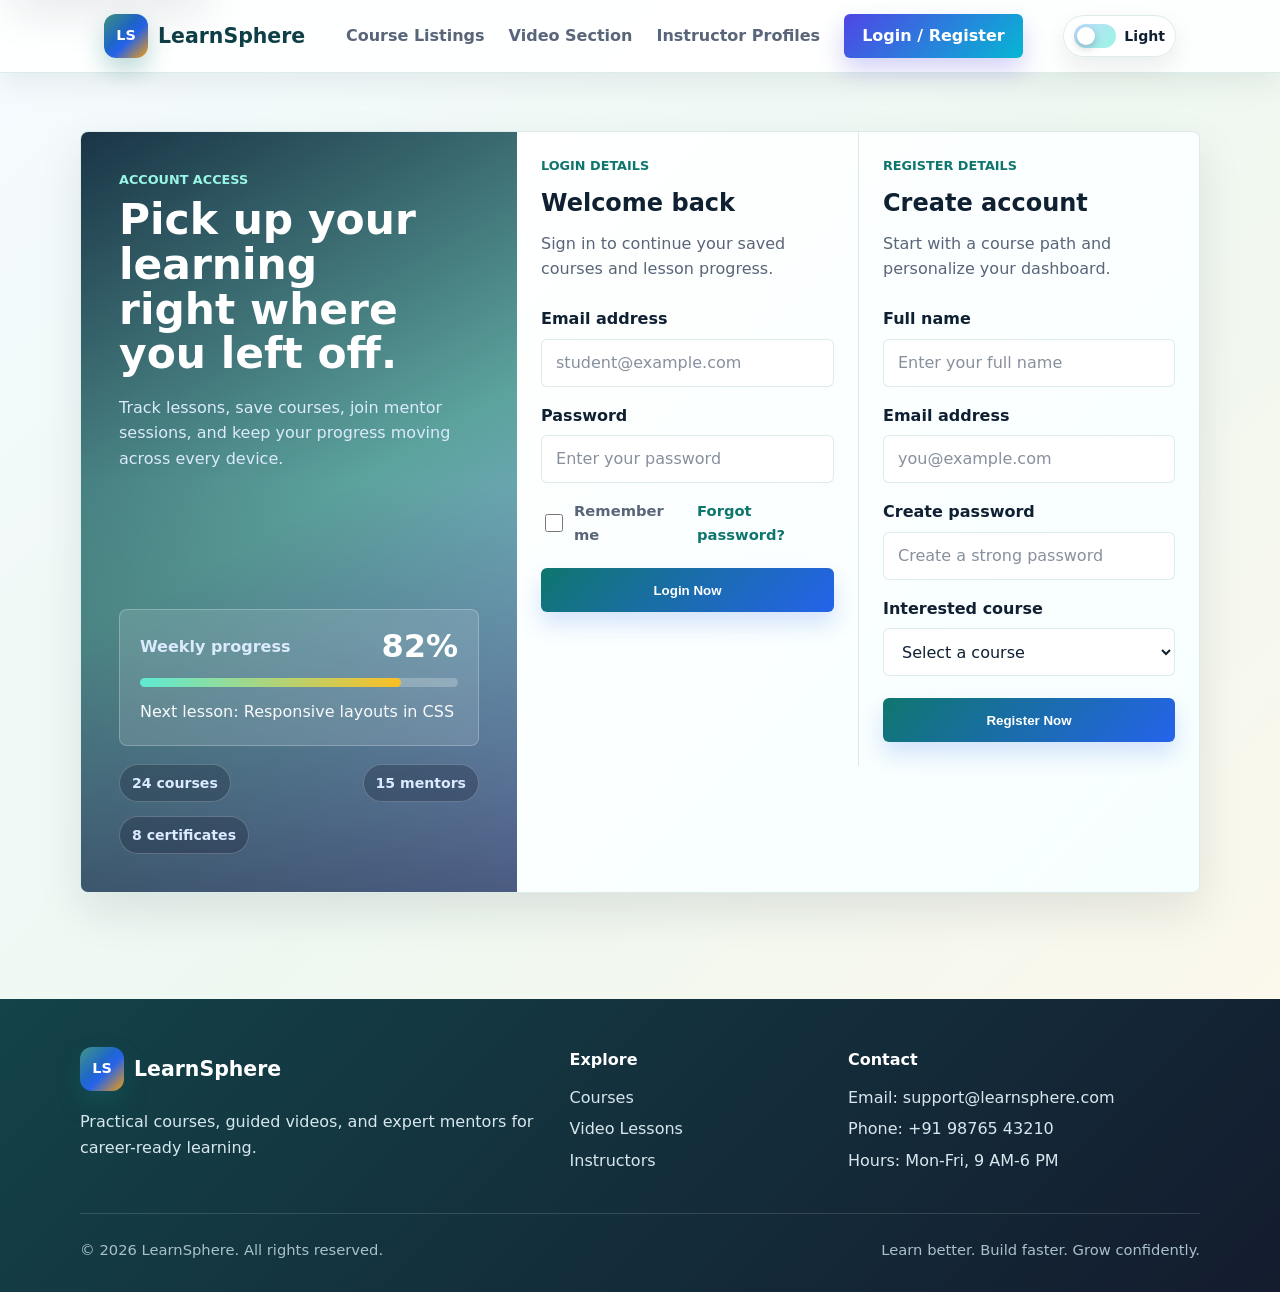
<file: login.html>
<!DOCTYPE html>
<html lang="en">
<head>
    <meta charset="UTF-8">
    <meta name="viewport" content="width=device-width, initial-scale=1.0">
    <title>Login / Register | LearnSphere</title>
    <link rel="stylesheet" href="css/style.css">
</head>
<body>
    <a class="skip-link" href="#main-content">Skip to main content</a>
    <header class="site-header">
        <nav class="navbar" aria-label="Main navigation">
            <a class="brand" href="index.html" aria-label="LearnSphere home">
                <span class="brand-mark">LS</span>
                <span class="brand-text">LearnSphere</span>
            </a>
            <div class="nav-actions">
                <button class="theme-toggle" type="button" aria-label="Switch to dark mode" aria-pressed="false">
                    <span class="toggle-track">
                        <span class="toggle-thumb"></span>
                    </span>
                    <span class="theme-label">Light</span>
                </button>
                <button class="menu-toggle" type="button" aria-label="Open navigation" aria-expanded="false">
                    <span></span>
                    <span></span>
                    <span></span>
                </button>
            </div>
            <ul class="nav-links">
                <li><a href="courses.html">Course Listings</a></li>
                <li><a href="index.html#videos">Video Section</a></li>
                <li><a href="index.html#instructors">Instructor Profiles</a></li>
                <li><a class="nav-button" href="login.html" aria-current="page">Login / Register</a></li>
            </ul>
        </nav>
    </header>

    <main class="login-page" id="main-content">
        <section class="account-shell" aria-label="Login and registration forms">
            <div class="account-showcase">
                <div class="showcase-content">
                    <p class="eyebrow">Account Access</p>
                    <h1>Pick up your learning right where you left off.</h1>
                    <p>Track lessons, save courses, join mentor sessions, and keep your progress moving across every device.</p>
                </div>
                <div class="showcase-panel" aria-label="Learner progress summary">
                    <div>
                        <span>Weekly progress</span>
                        <strong>82%</strong>
                    </div>
                    <div class="progress-track">
                        <span></span>
                    </div>
                    <p>Next lesson: Responsive layouts in CSS</p>
                </div>
                <div class="showcase-stats" aria-label="Platform highlights">
                    <span>24 courses</span>
                    <span>15 mentors</span>
                    <span>8 certificates</span>
                </div>
            </div>

            <div class="account-forms">
                <article class="login-card" aria-labelledby="login-title">
                    <div class="form-heading">
                        <p class="eyebrow">Login Details</p>
                        <h2 id="login-title">Welcome back</h2>
                        <p>Sign in to continue your saved courses and lesson progress.</p>
                    </div>
                    <form>
                        <div class="field-group">
                            <label for="login-email">Email address</label>
                            <input id="login-email" name="login-email" type="email" placeholder="student@example.com" autocomplete="email" required>
                        </div>

                        <div class="field-group">
                            <label for="login-password">Password</label>
                            <input id="login-password" name="login-password" type="password" placeholder="Enter your password" autocomplete="current-password" required>
                        </div>

                        <div class="form-row">
                            <label class="check-option" for="remember-me">
                                <input id="remember-me" name="remember-me" type="checkbox">
                                <span>Remember me</span>
                            </label>
                            <a href="#">Forgot password?</a>
                        </div>

                        <button class="primary-button" type="submit">Login Now</button>
                    </form>
                </article>

                <article class="login-card register-card" aria-labelledby="register-title">
                    <div class="form-heading">
                        <p class="eyebrow">Register Details</p>
                        <h2 id="register-title">Create account</h2>
                        <p>Start with a course path and personalize your dashboard.</p>
                    </div>
                    <form>
                        <div class="field-group">
                            <label for="register-name">Full name</label>
                            <input id="register-name" name="register-name" type="text" placeholder="Enter your full name" autocomplete="name" required>
                        </div>

                        <div class="field-group">
                            <label for="register-email">Email address</label>
                            <input id="register-email" name="register-email" type="email" placeholder="you@example.com" autocomplete="email" required>
                        </div>

                        <div class="field-group">
                            <label for="register-password">Create password</label>
                            <input id="register-password" name="register-password" type="password" placeholder="Create a strong password" autocomplete="new-password" required>
                        </div>

                        <div class="field-group">
                            <label for="register-course">Interested course</label>
                            <select id="register-course" name="register-course" required>
                                <option value="">Select a course</option>
                                <option value="frontend">Frontend Foundations</option>
                                <option value="python">Python for Beginners</option>
                                <option value="design">UI Design Essentials</option>
                            </select>
                        </div>

                        <button class="primary-button" type="submit">Register Now</button>
                    </form>
                </article>
            </div>
        </section>
    </main>

    <footer class="site-footer">
        <div class="footer-inner">
            <div>
                <a class="brand footer-brand" href="index.html" aria-label="LearnSphere home">
                    <span class="brand-mark">LS</span>
                    <span class="brand-text">LearnSphere</span>
                </a>
                <p>Practical courses, guided videos, and expert mentors for career-ready learning.</p>
            </div>
            <div>
                <h3>Explore</h3>
                <a href="courses.html">Courses</a>
                <a href="index.html#videos">Video Lessons</a>
                <a href="index.html#instructors">Instructors</a>
            </div>
            <div>
                <h3>Contact</h3>
                <p>Email: support@learnsphere.com</p>
                <p>Phone: +91 98765 43210</p>
                <p>Hours: Mon-Fri, 9 AM-6 PM</p>
            </div>
        </div>
        <div class="footer-bottom">
            <p>&copy; 2026 LearnSphere. All rights reserved.</p>
            <p>Learn better. Build faster. Grow confidently.</p>
        </div>
    </footer>

    <script src="js/main.js"></script>
</body>
</html>
</file>
<file: css/style.css>
* {
    box-sizing: border-box;
}

img,
video,
iframe {
    max-width: 100%;
}

:root {
    --text: #102033;
    --muted: #596579;
    --surface: rgba(255, 255, 255, 0.92);
    --surface-strong: #ffffff;
    --surface-soft: rgba(255, 255, 255, 0.68);
    --line: rgba(15, 118, 110, 0.14);
    --brand: #0f766e;
    --brand-dark: #0f3f46;
    --accent: #2563eb;
    --gold: #f59e0b;
    --danger: #dc2626;
    --shadow: 0 18px 45px rgba(16, 32, 51, 0.1);
    --shadow-strong: 0 28px 70px rgba(16, 32, 51, 0.16);
    --radius: 8px;
    --max-width: 1120px;
    --body-bg:
        linear-gradient(135deg, #f5fbff 0%, #eef8f1 48%, #fff8eb 100%);
}

body.dark-mode {
    --text: #eef7fb;
    --muted: #b8c7d3;
    --surface: rgba(15, 23, 42, 0.9);
    --surface-strong: #111c2f;
    --surface-soft: rgba(15, 23, 42, 0.72);
    --line: rgba(125, 211, 252, 0.22);
    --brand: #2dd4bf;
    --brand-dark: #dcfce7;
    --accent: #60a5fa;
    --gold: #fbbf24;
    --danger: #f87171;
    --shadow: 0 18px 45px rgba(0, 0, 0, 0.28);
    --shadow-strong: 0 28px 70px rgba(0, 0, 0, 0.36);
    --body-bg:
        linear-gradient(135deg, #07111f 0%, #0e1b2e 48%, #172033 100%);
}

html {
    scroll-behavior: smooth;
}

body {
    min-height: 100vh;
    margin: 0;
    color: var(--text);
    font-family: Inter, ui-sans-serif, system-ui, -apple-system, BlinkMacSystemFont, "Segoe UI", Arial, sans-serif;
    background: var(--body-bg);
    line-height: 1.6;
    overflow-x: hidden;
    text-rendering: optimizeLegibility;
    -webkit-font-smoothing: antialiased;
    transition: background 0.25s ease, color 0.25s ease;
}

body.modal-open {
    overflow: hidden;
}

a {
    color: inherit;
    text-decoration: none;
}

a,
button,
input,
select {
    -webkit-tap-highlight-color: transparent;
}

::selection {
    color: #ffffff;
    background: var(--brand);
}

:focus-visible {
    outline: 3px solid color-mix(in srgb, var(--accent) 72%, white);
    outline-offset: 3px;
}

.skip-link {
    position: fixed;
    top: 12px;
    left: 12px;
    z-index: 99;
    padding: 10px 14px;
    border-radius: var(--radius);
    color: #ffffff;
    background: var(--brand-dark);
    box-shadow: var(--shadow);
    transform: translateY(-140%);
    transition: transform 0.2s ease;
}

.skip-link:focus {
    transform: translateY(0);
}

.site-header {
    position: sticky;
    top: 0;
    z-index: 10;
    background: var(--surface-strong);
    background: color-mix(in srgb, var(--surface-strong) 88%, transparent);
    border-bottom: 1px solid var(--line);
    box-shadow: 0 10px 30px rgba(15, 23, 42, 0.07);
    backdrop-filter: blur(16px);
    transition: box-shadow 0.2s ease, border-color 0.2s ease, background 0.2s ease;
}

.site-header.is-scrolled {
    border-bottom-color: color-mix(in srgb, var(--brand) 24%, var(--line));
    box-shadow: 0 16px 34px rgba(15, 23, 42, 0.12);
}

.navbar {
    display: flex;
    align-items: center;
    justify-content: space-between;
    max-width: var(--max-width);
    margin: 0 auto;
    min-height: 72px;
    padding: 0 24px;
}

.brand {
    order: 1;
    display: inline-flex;
    align-items: center;
    gap: 10px;
    color: var(--brand-dark);
    font-size: 1.28rem;
    font-weight: 800;
    white-space: nowrap;
}

.brand-mark {
    display: inline-grid;
    place-items: center;
    width: 44px;
    height: 44px;
    border-radius: 12px;
    color: #ffffff;
    background:
        linear-gradient(135deg, rgba(255, 255, 255, 0.22), transparent 42%),
        linear-gradient(135deg, var(--brand), var(--accent) 58%, var(--gold));
    box-shadow: 0 12px 24px rgba(15, 118, 110, 0.28);
    font-size: 0.9rem;
    letter-spacing: 0;
}

.brand-text {
    letter-spacing: 0;
}

.nav-links {
    order: 2;
    display: flex;
    align-items: center;
    gap: 24px;
    margin: 0;
    padding: 0;
    list-style: none;
    font-weight: 700;
}

.nav-links a {
    position: relative;
    color: var(--muted);
    transition: color 0.2s ease;
}

.nav-links a:not(.nav-button)::after {
    content: "";
    position: absolute;
    left: 0;
    right: 0;
    bottom: -8px;
    height: 2px;
    border-radius: 999px;
    background: var(--brand);
    transform: scaleX(0);
    transform-origin: center;
    transition: transform 0.2s ease;
}

.nav-links a:hover,
.nav-links a[aria-current="page"] {
    color: var(--brand);
}

.nav-links .nav-button[aria-current="page"] {
    color: #ffffff;
}

.nav-links a:not(.nav-button):hover::after,
.nav-links a:not(.nav-button)[aria-current="page"]::after {
    transform: scaleX(1);
}

.nav-actions {
    order: 3;
    display: flex;
    align-items: center;
    gap: 10px;
}

.nav-button,
.primary-button,
.secondary-button {
    display: inline-flex;
    align-items: center;
    justify-content: center;
    min-height: 44px;
    padding: 0 18px;
    border-radius: 6px;
    font-weight: 800;
    text-align: center;
    transition: transform 0.2s ease, box-shadow 0.2s ease, border-color 0.2s ease, background 0.2s ease, color 0.2s ease;
}

.nav-button,
.primary-button {
    color: #ffffff;
    background: linear-gradient(135deg, var(--brand), var(--accent));
    border: 0;
    box-shadow: 0 12px 22px rgba(37, 99, 235, 0.18);
}

.nav-button {
    color: #ffffff;
    background: linear-gradient(135deg, #4f46e5, #06b6d4);
    box-shadow: 0 12px 24px rgba(79, 70, 229, 0.24);
}

.primary-button:hover,
.secondary-button:hover,
.nav-button:hover {
    transform: translateY(-2px);
}

.primary-button:hover,
.nav-button:hover {
    color: #ffffff;
    box-shadow: 0 18px 30px rgba(37, 99, 235, 0.24);
}

.nav-button:hover {
    color: #ffffff;
}

.secondary-button {
    color: var(--brand-dark);
    background: var(--surface-strong);
    border: 1px solid var(--line);
}

.secondary-button:hover {
    border-color: color-mix(in srgb, var(--brand) 42%, var(--line));
    box-shadow: 0 12px 24px rgba(16, 32, 51, 0.08);
}

.theme-toggle {
    display: inline-flex;
    align-items: center;
    gap: 8px;
    min-height: 42px;
    padding: 6px 10px;
    border: 1px solid var(--line);
    border-radius: 999px;
    color: var(--text);
    background: var(--surface);
    cursor: pointer;
    font: inherit;
    font-size: 0.88rem;
    font-weight: 800;
    box-shadow: 0 10px 24px rgba(15, 23, 42, 0.08);
    transition: transform 0.2s ease, border-color 0.2s ease, background 0.2s ease;
}

.theme-toggle:hover,
.menu-toggle:hover {
    border-color: color-mix(in srgb, var(--brand) 42%, var(--line));
    transform: translateY(-1px);
}

.toggle-track {
    position: relative;
    width: 42px;
    height: 24px;
    border-radius: 999px;
    background: linear-gradient(135deg, #bfdbfe, #99f6e4);
}

.toggle-thumb {
    position: absolute;
    top: 3px;
    left: 3px;
    width: 18px;
    height: 18px;
    border-radius: 50%;
    background: #ffffff;
    box-shadow: 0 3px 8px rgba(15, 23, 42, 0.25);
    transition: transform 0.2s ease, background 0.2s ease;
}

body.dark-mode .toggle-track {
    background: linear-gradient(135deg, #1d4ed8, #0f766e);
}

body.dark-mode .toggle-thumb {
    transform: translateX(18px);
    background: #e0f2fe;
}

.menu-toggle {
    display: none;
    width: 44px;
    height: 44px;
    padding: 10px;
    border: 1px solid var(--line);
    border-radius: 6px;
    background: var(--surface);
    cursor: pointer;
    transition: transform 0.2s ease, border-color 0.2s ease, background 0.2s ease;
}

.menu-toggle span {
    display: block;
    height: 2px;
    margin: 5px 0;
    border-radius: 999px;
    background: var(--text);
    transition: transform 0.2s ease, opacity 0.2s ease;
}

.menu-toggle[aria-expanded="true"] span:nth-child(1) {
    transform: translateY(7px) rotate(45deg);
}

.menu-toggle[aria-expanded="true"] span:nth-child(2) {
    opacity: 0;
}

.menu-toggle[aria-expanded="true"] span:nth-child(3) {
    transform: translateY(-7px) rotate(-45deg);
}

.hero {
    position: relative;
    isolation: isolate;
    display: grid;
    align-items: center;
    min-height: 560px;
    padding: 80px 24px;
    color: #ffffff;
    background:
        linear-gradient(120deg, rgba(6, 35, 54, 0.84), rgba(15, 118, 110, 0.62), rgba(37, 99, 235, 0.48)),
        url("https://images.unsplash.com/photo-1522202176988-66273c2fd55f?auto=format&fit=crop&w=1600&q=80");
    background-position: center, center 42%;
    background-size: auto, cover;
    background-repeat: no-repeat;
}

.hero::after,
.course-detail-hero::after {
    content: "";
    position: absolute;
    inset: auto 0 0;
    z-index: 0;
    height: 38%;
    background: linear-gradient(0deg, rgba(2, 6, 23, 0.42), transparent);
}

.hero-content,
.course-detail-content {
    position: relative;
    z-index: 1;
}

.hero-content,
.section,
.login-preview,
.page-shell {
    max-width: var(--max-width);
    margin: 0 auto;
}

.hero-content {
    width: 100%;
}

.hero h1 {
    max-width: 720px;
    margin: 0;
    font-size: clamp(2.3rem, 6vw, 4.8rem);
    line-height: 1.02;
    text-wrap: balance;
}

.hero-copy {
    max-width: 620px;
    margin: 22px 0 0;
    color: #e5edf4;
    font-size: 1.15rem;
}

.hero-actions {
    display: flex;
    flex-wrap: wrap;
    gap: 14px;
    margin-top: 30px;
}

.eyebrow {
    margin: 0 0 8px;
    color: #0f766e;
    font-size: 0.8rem;
    font-weight: 900;
    letter-spacing: 0;
    text-transform: uppercase;
}

h1,
h2,
h3 {
    letter-spacing: 0;
}

p {
    overflow-wrap: break-word;
}

.hero .eyebrow {
    color: #89f0e6;
}

.section {
    padding: 72px 24px;
}

.section:nth-of-type(odd) {
    background: var(--surface-soft);
}

body.dark-mode .section:nth-of-type(odd) {
    background: rgba(15, 23, 42, 0.28);
}

.section-heading {
    margin-bottom: 28px;
}

.section-heading h1,
.section-heading h2 {
    margin: 0;
    font-size: 2rem;
    line-height: 1.2;
    text-wrap: balance;
}

.card-grid,
.instructor-grid {
    display: grid;
    grid-template-columns: repeat(auto-fit, minmax(min(100%, 280px), 1fr));
    gap: 20px;
}

.course-card,
.instructor-card,
.login-card {
    min-width: 0;
    padding: 24px;
    border: 1px solid var(--line);
    border-radius: var(--radius);
    background: var(--surface);
    box-shadow: var(--shadow);
}

.course-card,
.instructor-card {
    transition: transform 0.2s ease, box-shadow 0.2s ease;
}

.course-card:hover,
.instructor-card:hover {
    transform: translateY(-5px);
    box-shadow: var(--shadow-strong);
}

.course-card img {
    display: block;
    width: 100%;
    aspect-ratio: 16 / 10;
    margin-bottom: 18px;
    border-radius: 6px;
    object-fit: cover;
}

.course-card h3 {
    color: var(--brand-dark);
}

.course-card h3,
.instructor-card h3 {
    margin: 12px 0 8px;
}

.course-card p,
.instructor-card p,
.login-preview p,
.video-panel p {
    color: var(--muted);
}

.course-info {
    display: flex;
    flex-wrap: wrap;
    gap: 8px;
    margin: 16px 0 14px;
}

.course-info span {
    display: inline-flex;
    align-items: center;
    min-height: 30px;
    padding: 0 10px;
    border: 1px solid var(--line);
    border-radius: 999px;
    color: var(--brand-dark);
    background: var(--surface-strong);
    font-size: 0.82rem;
    font-weight: 800;
}

.course-highlights,
.detail-list {
    display: grid;
    gap: 8px;
    margin: 0 0 18px;
    padding: 0;
    color: var(--muted);
    list-style: none;
}

.course-highlights li,
.detail-list li {
    position: relative;
    padding-left: 18px;
}

.course-highlights li::before,
.detail-list li::before {
    content: "";
    position: absolute;
    top: 0.7em;
    left: 0;
    width: 7px;
    height: 7px;
    border-radius: 50%;
    background: var(--brand);
}

.course-card a {
    display: inline-flex;
    align-items: center;
    gap: 6px;
    color: var(--brand);
    font-weight: 800;
}

.course-card a::after,
.back-link::before {
    transition: transform 0.2s ease;
}

.course-card a::after {
    content: ">";
}

.course-card a:hover::after {
    transform: translateX(3px);
}

.course-tag {
    display: inline-flex;
    align-items: center;
    min-height: 28px;
    padding: 0 9px;
    border-radius: 999px;
    color: #9a5b00;
    background: rgba(245, 158, 11, 0.13);
    font-size: 0.78rem;
    font-weight: 900;
    text-transform: uppercase;
}

body.dark-mode .course-tag {
    color: var(--gold);
}

.video-section {
    max-width: none;
    background: linear-gradient(135deg, #ffffff 0%, #ecfeff 62%, #fff7ed 100%);
}

body.dark-mode .video-section {
    background: linear-gradient(135deg, rgba(15, 23, 42, 0.92), rgba(8, 47, 73, 0.82));
}

.video-section .section-heading,
.video-panel {
    max-width: var(--max-width);
    margin-left: auto;
    margin-right: auto;
}

.video-panel {
    display: grid;
    grid-template-columns: 1.2fr 0.8fr;
    gap: 28px;
    align-items: center;
}

.video-placeholder {
    display: grid;
    place-items: center;
    min-height: 320px;
    border-radius: var(--radius);
    background:
        linear-gradient(rgba(17, 94, 89, 0.55), rgba(37, 99, 235, 0.42)),
        url("https://images.unsplash.com/photo-1516321318423-f06f85e504b3?auto=format&fit=crop&w=1200&q=80") center/cover;
    cursor: pointer;
    transition: transform 0.2s ease, box-shadow 0.2s ease;
}

.video-placeholder:hover {
    transform: translateY(-3px);
    box-shadow: var(--shadow-strong);
}

.play-button {
    width: 74px;
    height: 74px;
    border-radius: 50%;
    background: #ffffff;
    position: relative;
    box-shadow: 0 18px 36px rgba(15, 23, 42, 0.24);
}

.play-button::after {
    content: "";
    position: absolute;
    top: 23px;
    left: 29px;
    border-top: 14px solid transparent;
    border-bottom: 14px solid transparent;
    border-left: 21px solid var(--brand);
}

.preview-modal {
    position: fixed;
    inset: 0;
    z-index: 80;
    display: none;
    place-items: center;
    padding: 24px;
    background: rgba(2, 6, 23, 0.72);
    backdrop-filter: blur(10px);
}

.preview-modal.is-open {
    display: grid;
}

.preview-dialog {
    position: relative;
    display: grid;
    grid-template-columns: minmax(0, 1.05fr) minmax(280px, 0.95fr);
    width: min(100%, 900px);
    overflow: hidden;
    border: 1px solid var(--line);
    border-radius: var(--radius);
    background: var(--surface-strong);
    box-shadow: 0 34px 90px rgba(0, 0, 0, 0.34);
}

.preview-frame {
    display: grid;
    place-items: center;
    min-height: 360px;
    background:
        linear-gradient(rgba(6, 35, 54, 0.42), rgba(37, 99, 235, 0.36)),
        url("https://images.unsplash.com/photo-1516321318423-f06f85e504b3?auto=format&fit=crop&w=1200&q=80") center/cover;
}

.preview-copy {
    padding: 34px;
}

.preview-copy h2 {
    margin: 0;
    line-height: 1.2;
}

.preview-copy p:not(.eyebrow) {
    color: var(--muted);
}

.modal-close {
    position: absolute;
    top: 14px;
    right: 14px;
    z-index: 1;
    display: inline-grid;
    place-items: center;
    width: 38px;
    height: 38px;
    border: 1px solid var(--line);
    border-radius: 50%;
    color: var(--text);
    background: var(--surface-strong);
    cursor: pointer;
    font: inherit;
    font-weight: 900;
    line-height: 1;
    transition: transform 0.2s ease, border-color 0.2s ease;
}

.modal-close:hover {
    border-color: var(--brand);
    transform: rotate(90deg);
}

.instructor-photo {
    display: block;
    width: 100%;
    aspect-ratio: 4 / 3;
    margin-bottom: 18px;
    border-radius: 6px;
    object-fit: cover;
}

.instructor-card {
    text-align: center;
}

.login-preview {
    display: flex;
    align-items: center;
    justify-content: space-between;
    flex-wrap: wrap;
    gap: 24px;
    margin-bottom: 72px;
    padding: 34px 24px;
    border: 1px solid var(--line);
    border-radius: var(--radius);
    background: var(--surface);
    box-shadow: var(--shadow);
}

.login-preview h2 {
    margin: 0;
}

.site-footer {
    margin-top: 48px;
    padding: 48px 24px 24px;
    color: #d8e7ee;
    background:
        linear-gradient(135deg, rgba(15, 63, 70, 0.98), rgba(15, 23, 42, 0.98));
}

.footer-inner {
    display: grid;
    grid-template-columns: 1.3fr 0.7fr 1fr;
    gap: 32px;
    max-width: var(--max-width);
    margin: 0 auto;
}

.footer-brand {
    color: #ffffff;
    margin-bottom: 12px;
}

.site-footer h3 {
    margin: 0 0 12px;
    color: #ffffff;
    font-size: 1rem;
}

.site-footer p {
    margin: 6px 0;
}

.site-footer a:not(.brand) {
    display: block;
    margin: 6px 0;
    color: #d8e7ee;
    transition: color 0.2s ease, transform 0.2s ease;
}

.site-footer a:hover {
    color: #8df4e8;
    transform: translateX(3px);
}

.footer-bottom {
    display: flex;
    flex-wrap: wrap;
    justify-content: space-between;
    gap: 18px;
    max-width: var(--max-width);
    margin: 34px auto 0;
    padding-top: 18px;
    border-top: 1px solid rgba(255, 255, 255, 0.14);
    color: #a9c0ca;
    font-size: 0.92rem;
}

.page-shell {
    min-height: calc(100vh - 72px);
}

.course-detail-hero {
    position: relative;
    isolation: isolate;
    padding: 58px 24px;
    color: #ffffff;
    background:
        linear-gradient(120deg, rgba(6, 35, 54, 0.94), rgba(15, 118, 110, 0.74), rgba(37, 99, 235, 0.52)),
        url("https://images.unsplash.com/photo-1498050108023-c5249f4df085?auto=format&fit=crop&w=1600&q=80");
    background-position: center, center 48%;
    background-size: auto, cover;
    background-repeat: no-repeat;
}

.course-detail-content,
.course-detail-section,
.course-cta {
    max-width: var(--max-width);
    margin: 0 auto;
}

.course-detail-content {
    display: grid;
    grid-template-columns: minmax(0, 1.15fr) minmax(320px, 0.85fr);
    gap: 34px;
    align-items: center;
    min-height: 560px;
}

.back-link {
    display: inline-flex;
    align-items: center;
    gap: 8px;
    margin-bottom: 26px;
    color: #dbeafe;
    font-weight: 800;
}

.back-link::before {
    content: "<";
}

.back-link:hover::before {
    transform: translateX(-3px);
}

.course-detail-hero .eyebrow {
    color: #99f6e4;
}

.course-detail-hero h1 {
    max-width: 720px;
    margin: 0;
    font-size: clamp(2.4rem, 6vw, 4.6rem);
    line-height: 1.02;
    text-wrap: balance;
}

.course-lead {
    max-width: 660px;
    margin: 20px 0 0;
    color: #e5edf4;
    font-size: 1.12rem;
}

.course-meta {
    display: flex;
    flex-wrap: wrap;
    gap: 10px;
    margin-top: 24px;
}

.course-meta span {
    display: inline-flex;
    min-height: 38px;
    align-items: center;
    padding: 0 12px;
    border: 1px solid rgba(255, 255, 255, 0.24);
    border-radius: 999px;
    background: rgba(15, 23, 42, 0.3);
    color: #f8fafc;
    font-weight: 800;
    font-size: 0.9rem;
}

.course-summary-card,
.detail-panel,
.mentor-card,
.module-list article,
.course-cta {
    border: 1px solid var(--line);
    border-radius: var(--radius);
    background: var(--surface);
    box-shadow: var(--shadow);
}

.course-summary-card {
    overflow: hidden;
    color: var(--text);
    backdrop-filter: blur(14px);
}

.course-summary-card img {
    display: block;
    width: 100%;
    aspect-ratio: 16 / 10;
    object-fit: cover;
}

.summary-price {
    display: flex;
    align-items: center;
    justify-content: space-between;
    gap: 18px;
    padding: 20px 22px 8px;
}

.summary-price span {
    color: var(--muted);
    font-weight: 800;
}

.summary-price strong {
    color: var(--brand-dark);
    font-size: 2rem;
}

.course-summary-card ul {
    display: grid;
    gap: 10px;
    margin: 0;
    padding: 12px 22px 24px;
    color: var(--muted);
    list-style: none;
}

.course-summary-card li {
    position: relative;
    margin-left: 18px;
}

.course-summary-card li::before {
    content: "";
    position: absolute;
    top: 0.72em;
    left: -18px;
    width: 7px;
    height: 7px;
    border-radius: 50%;
    background: var(--brand);
}

.course-detail-section {
    padding: 72px 24px 0;
}

.detail-grid {
    display: grid;
    grid-template-columns: minmax(0, 1.35fr) minmax(280px, 0.65fr);
    gap: 24px;
    align-items: start;
}

.detail-panel,
.mentor-card {
    padding: 28px;
}

.detail-panel h2,
.mentor-card h2,
.course-cta h2 {
    margin: 0;
    line-height: 1.2;
}

.outcome-grid {
    display: grid;
    grid-template-columns: repeat(2, minmax(0, 1fr));
    gap: 18px;
    margin-top: 24px;
}

.detail-columns {
    display: grid;
    grid-template-columns: repeat(2, minmax(0, 1fr));
    gap: 18px;
    margin-top: 24px;
}

.outcome-grid div,
.detail-columns div {
    padding: 18px;
    border: 1px solid var(--line);
    border-radius: var(--radius);
    background: var(--surface-strong);
}

.outcome-grid h3,
.detail-columns h3,
.module-list h3 {
    margin: 0 0 8px;
}

.outcome-grid p,
.detail-columns p,
.mentor-card p,
.module-list p,
.course-cta p {
    color: var(--muted);
}

.detail-columns p {
    margin-bottom: 0;
}

.mentor-card img {
    display: block;
    width: 100%;
    aspect-ratio: 4 / 3;
    margin-bottom: 20px;
    border-radius: 6px;
    object-fit: cover;
}

.mentor-card {
    position: sticky;
    top: 96px;
}

.mentor-stats {
    display: grid;
    gap: 8px;
    margin-top: 18px;
}

.mentor-stats span {
    display: block;
    padding: 10px 12px;
    border: 1px solid var(--line);
    border-radius: var(--radius);
    color: var(--brand-dark);
    background: var(--surface-strong);
    font-size: 0.9rem;
    font-weight: 800;
}

.compact-panel {
    align-self: stretch;
}

.compact-panel .detail-list {
    margin-top: 22px;
    margin-bottom: 0;
}

.curriculum-section {
    padding-top: 64px;
}

.module-list {
    display: grid;
    gap: 14px;
}

.module-list article {
    display: grid;
    grid-template-columns: 58px minmax(0, 1fr);
    gap: 18px;
    padding: 22px;
    transition: transform 0.2s ease, box-shadow 0.2s ease;
}

.module-list article:hover {
    transform: translateY(-2px);
    box-shadow: var(--shadow-strong);
}

.module-list span {
    display: inline-grid;
    place-items: center;
    width: 46px;
    height: 46px;
    border-radius: var(--radius);
    color: #ffffff;
    background: linear-gradient(135deg, var(--brand), var(--accent));
    font-weight: 900;
}

.module-list p {
    margin: 0;
}

.course-cta {
    display: flex;
    align-items: center;
    justify-content: space-between;
    flex-wrap: wrap;
    gap: 24px;
    margin-top: 72px;
    margin-bottom: 72px;
    padding: 32px;
    background:
        linear-gradient(135deg, color-mix(in srgb, var(--surface) 86%, white), var(--surface));
}

.course-cta p {
    margin-bottom: 0;
}

.login-page {
    display: grid;
    align-content: center;
    min-height: calc(100vh - 72px);
    padding: 58px 24px;
}

.account-shell {
    display: grid;
    grid-template-columns: minmax(320px, 0.78fr) minmax(0, 1.22fr);
    width: min(100%, var(--max-width));
    margin: 0 auto;
    overflow: hidden;
    border: 1px solid var(--line);
    border-radius: var(--radius);
    background: var(--surface);
    box-shadow: var(--shadow);
}

.account-showcase {
    position: relative;
    display: flex;
    flex-direction: column;
    justify-content: space-between;
    min-height: 760px;
    padding: 38px;
    color: #ffffff;
    background:
        linear-gradient(150deg, rgba(6, 35, 54, 0.92), rgba(15, 118, 110, 0.68), rgba(37, 99, 235, 0.46)),
        url("https://images.unsplash.com/photo-1517048676732-d65bc937f952?auto=format&fit=crop&w=1200&q=80");
    background-position: center, center 45%;
    background-size: auto, cover;
    background-repeat: no-repeat;
}

.account-showcase::after {
    content: "";
    position: absolute;
    inset: 0;
    background: linear-gradient(0deg, rgba(2, 6, 23, 0.52), transparent 54%);
    pointer-events: none;
}

.showcase-content,
.showcase-panel,
.showcase-stats {
    position: relative;
    z-index: 1;
}

.showcase-content .eyebrow {
    color: #99f6e4;
}

.showcase-content h1 {
    max-width: 470px;
    margin: 0;
    font-size: 2.65rem;
    line-height: 1.05;
    text-wrap: balance;
}

.showcase-content p:last-child {
    max-width: 440px;
    margin: 18px 0 0;
    color: #dbeafe;
}

.showcase-panel {
    margin-top: auto;
    padding: 20px;
    border: 1px solid rgba(255, 255, 255, 0.24);
    border-radius: var(--radius);
    background: rgba(255, 255, 255, 0.13);
    backdrop-filter: blur(14px);
}

.showcase-panel div:first-child,
.showcase-stats {
    display: flex;
    align-items: center;
    justify-content: space-between;
    gap: 14px;
}

.showcase-panel span,
.showcase-stats span {
    color: #dbeafe;
    font-weight: 800;
}

.showcase-panel strong {
    font-size: 2rem;
    line-height: 1;
}

.progress-track {
    height: 9px;
    margin: 16px 0 12px;
    overflow: hidden;
    border-radius: 999px;
    background: rgba(255, 255, 255, 0.24);
}

.progress-track span {
    display: block;
    width: 82%;
    height: 100%;
    border-radius: inherit;
    background: linear-gradient(90deg, #5eead4, #fbbf24);
}

.showcase-panel p {
    margin: 0;
    color: #f8fafc;
}

.showcase-stats {
    flex-wrap: wrap;
    margin-top: 18px;
}

.showcase-stats span {
    display: inline-flex;
    min-height: 38px;
    align-items: center;
    padding: 0 12px;
    border: 1px solid rgba(255, 255, 255, 0.22);
    border-radius: 999px;
    background: rgba(15, 23, 42, 0.28);
    font-size: 0.88rem;
}

.account-forms {
    display: grid;
    grid-template-columns: repeat(2, minmax(0, 1fr));
    gap: 0;
    align-content: start;
    background:
        linear-gradient(135deg, rgba(255, 255, 255, 0.78), rgba(236, 254, 255, 0.46));
}

body.dark-mode .account-forms {
    background:
        linear-gradient(135deg, rgba(15, 23, 42, 0.58), rgba(8, 47, 73, 0.22));
}

.login-card {
    width: 100%;
    min-width: 0;
    border: 0;
    border-radius: 0;
    background: transparent;
    box-shadow: none;
}

.login-card + .login-card {
    border-left: 1px solid var(--line);
}

.form-heading {
    margin-bottom: 24px;
}

.login-card h1,
.login-card h2 {
    margin: 0;
}

.form-heading p:last-child {
    margin: 8px 0 0;
    color: var(--muted);
}

.login-card form {
    display: grid;
    gap: 16px;
}

.field-group {
    display: grid;
    gap: 7px;
}

.field-message {
    min-height: 1.2em;
    color: var(--danger);
    font-size: 0.82rem;
    font-weight: 800;
}

.field-group.has-error input,
.field-group.has-error select {
    border-color: var(--danger);
    box-shadow: 0 0 0 4px color-mix(in srgb, var(--danger) 16%, transparent);
}

.login-card label {
    font-weight: 800;
}

.login-card input,
.login-card select {
    width: 100%;
    min-height: 48px;
    padding: 0 14px;
    border: 1px solid var(--line);
    border-radius: 6px;
    color: var(--text);
    background: var(--surface-strong);
    font: inherit;
    outline: 0;
    transition: border-color 0.2s ease, box-shadow 0.2s ease, background 0.2s ease;
}

.login-card input::placeholder {
    color: color-mix(in srgb, var(--muted) 72%, transparent);
}

.login-card input:focus,
.login-card select:focus {
    border-color: var(--accent);
    box-shadow: 0 0 0 4px rgba(37, 99, 235, 0.12);
}

.login-card select {
    cursor: pointer;
}

.form-row {
    display: flex;
    align-items: center;
    justify-content: space-between;
    gap: 14px;
    color: var(--muted);
    font-size: 0.92rem;
}

.form-row a {
    color: var(--brand);
    font-weight: 800;
}

.form-row a:hover {
    text-decoration: underline;
    text-underline-offset: 4px;
}

.check-option {
    display: inline-flex;
    align-items: center;
    gap: 8px;
    min-width: 0;
}

.check-option input {
    flex: 0 0 18px;
    width: 18px;
    height: 18px;
    min-height: 18px;
    padding: 0;
    accent-color: var(--brand);
}

.login-card .primary-button {
    width: 100%;
}

.login-card button {
    margin-top: 6px;
    cursor: pointer;
}

.toast-message {
    position: fixed;
    right: 24px;
    bottom: 24px;
    z-index: 90;
    max-width: min(360px, calc(100vw - 48px));
    padding: 14px 16px;
    border: 1px solid var(--line);
    border-radius: var(--radius);
    color: var(--text);
    background: var(--surface-strong);
    box-shadow: var(--shadow-strong);
    opacity: 0;
    transform: translateY(14px);
    pointer-events: none;
    transition: opacity 0.2s ease, transform 0.2s ease;
}

.toast-message.is-visible {
    opacity: 1;
    transform: translateY(0);
}

@media (prefers-reduced-motion: reduce) {
    *,
    *::before,
    *::after {
        scroll-behavior: auto !important;
        transition-duration: 0.01ms !important;
        animation-duration: 0.01ms !important;
        animation-iteration-count: 1 !important;
    }
}

@media (max-width: 1024px) {
    .navbar {
        padding: 0 20px;
    }

    .nav-links {
        gap: 16px;
        font-size: 0.95rem;
    }

    .hero {
        min-height: 520px;
        padding: 72px 24px;
    }

    .video-panel {
        grid-template-columns: 1fr;
    }

    .course-detail-content,
    .detail-grid {
        grid-template-columns: 1fr;
    }

    .course-detail-content {
        min-height: auto;
    }

    .course-summary-card {
        max-width: 620px;
    }

    .mentor-card {
        position: static;
    }

    .course-cta .primary-button {
        width: auto;
    }

    .video-placeholder {
        min-height: 360px;
    }

    .footer-inner {
        grid-template-columns: 1fr 1fr;
    }

    .account-shell {
        grid-template-columns: 1fr;
        max-width: 720px;
    }

    .account-showcase {
        min-height: 430px;
    }

    .account-forms {
        grid-template-columns: 1fr;
    }

    .login-card + .login-card {
        border-top: 1px solid var(--line);
        border-left: 0;
    }
}

@media (max-width: 900px) {
    .navbar {
        min-height: 68px;
        padding: 0 16px;
    }

    .brand {
        font-size: 1.08rem;
    }

    .brand-mark {
        width: 40px;
        height: 40px;
        border-radius: 10px;
    }

    .nav-actions {
        gap: 8px;
    }

    .theme-toggle {
        min-height: 40px;
        padding: 5px 8px;
    }

    .theme-label {
        display: none;
    }

    .menu-toggle {
        display: block;
        width: 40px;
        height: 40px;
    }

    .nav-links {
        position: absolute;
        top: 68px;
        left: 0;
        right: 0;
        display: none;
        flex-direction: column;
        align-items: stretch;
        gap: 0;
        padding: 10px 16px 20px;
        background: var(--surface-strong);
        background: color-mix(in srgb, var(--surface-strong) 96%, transparent);
        border-bottom: 1px solid var(--line);
        box-shadow: 0 24px 35px rgba(15, 23, 42, 0.16);
        backdrop-filter: blur(14px);
    }

    .nav-links.is-open {
        display: flex;
    }

    .nav-links li {
        border-top: 1px solid var(--line);
    }

    .nav-links a {
        display: block;
        padding: 13px 0;
    }

    .nav-links a:not(.nav-button)::after {
        bottom: 8px;
        right: auto;
        width: 42px;
        transform-origin: left;
    }

    .nav-button {
        width: 100%;
        margin-top: 10px;
    }
}

@media (max-width: 760px) {
    .hero {
        min-height: 500px;
        padding: 58px 18px;
        background-position: center, 58% center;
    }

    .hero h1 {
        font-size: 2.35rem;
    }

    .hero-copy {
        font-size: 1rem;
    }

    .hero-actions,
    .login-preview {
        align-items: stretch;
    }

    .hero-actions {
        gap: 10px;
    }

    .primary-button,
    .secondary-button {
        width: 100%;
    }

    .section {
        padding: 54px 18px;
    }

    .page-shell {
        width: 100%;
    }

    .course-detail-hero {
        padding: 40px 18px;
        background-position: center, 54% center;
    }

    .course-detail-content {
        gap: 26px;
    }

    .course-detail-section {
        padding: 54px 18px 0;
    }

    .course-meta {
        align-items: stretch;
        flex-direction: column;
    }

    .course-meta span {
        justify-content: center;
    }

    .outcome-grid,
    .detail-columns {
        grid-template-columns: 1fr;
    }

    .detail-panel,
    .mentor-card,
    .module-list article,
    .course-cta {
        padding: 20px;
    }

    .module-list article {
        grid-template-columns: 1fr;
    }

    .module-list span {
        width: 42px;
        height: 42px;
    }

    .course-cta {
        align-items: stretch;
        flex-direction: column;
        margin: 54px 18px;
    }

    .course-card,
    .instructor-card {
        padding: 18px;
    }

    .login-page {
        padding: 28px 16px;
    }

    .account-showcase {
        min-height: 380px;
        padding: 26px;
        background-position: center, 48% center;
    }

    .showcase-content h1 {
        font-size: 2rem;
    }

    .login-card {
        padding: 22px 18px;
    }

    .form-row {
        align-items: flex-start;
        flex-direction: column;
        gap: 10px;
    }

    .video-placeholder {
        min-height: 250px;
    }

    .preview-dialog {
        grid-template-columns: 1fr;
        max-height: calc(100vh - 48px);
        overflow-y: auto;
    }

    .preview-frame {
        min-height: 240px;
    }

    .preview-copy {
        padding: 24px 18px;
    }

    .login-preview {
        flex-direction: column;
        margin: 0 18px 54px;
        padding: 24px 18px;
    }

    .footer-inner,
    .footer-bottom {
        grid-template-columns: 1fr;
    }

    .footer-inner {
        gap: 26px;
    }

    .footer-bottom {
        display: block;
    }

    .toast-message {
        right: 16px;
        bottom: 16px;
        max-width: calc(100vw - 32px);
    }
}

@media (max-width: 430px) {
    .brand-text {
        display: none;
    }

    .hero h1 {
        font-size: 2rem;
    }

    .hero {
        min-height: 430px;
        padding: 44px 16px;
        background-position: center, 60% center;
    }

    .section-heading h1,
    .section-heading h2 {
        font-size: 1.55rem;
    }

    .course-detail-hero h1,
    .showcase-content h1 {
        font-size: 1.8rem;
    }

    .summary-price {
        align-items: flex-start;
        flex-direction: column;
        gap: 4px;
    }

    .account-showcase {
        min-height: 330px;
        padding: 22px;
        background-position: center, 50% center;
    }

    .showcase-panel div:first-child,
    .showcase-stats {
        align-items: flex-start;
        flex-direction: column;
    }

    .login-card {
        padding: 20px 16px;
    }
}
</file>
